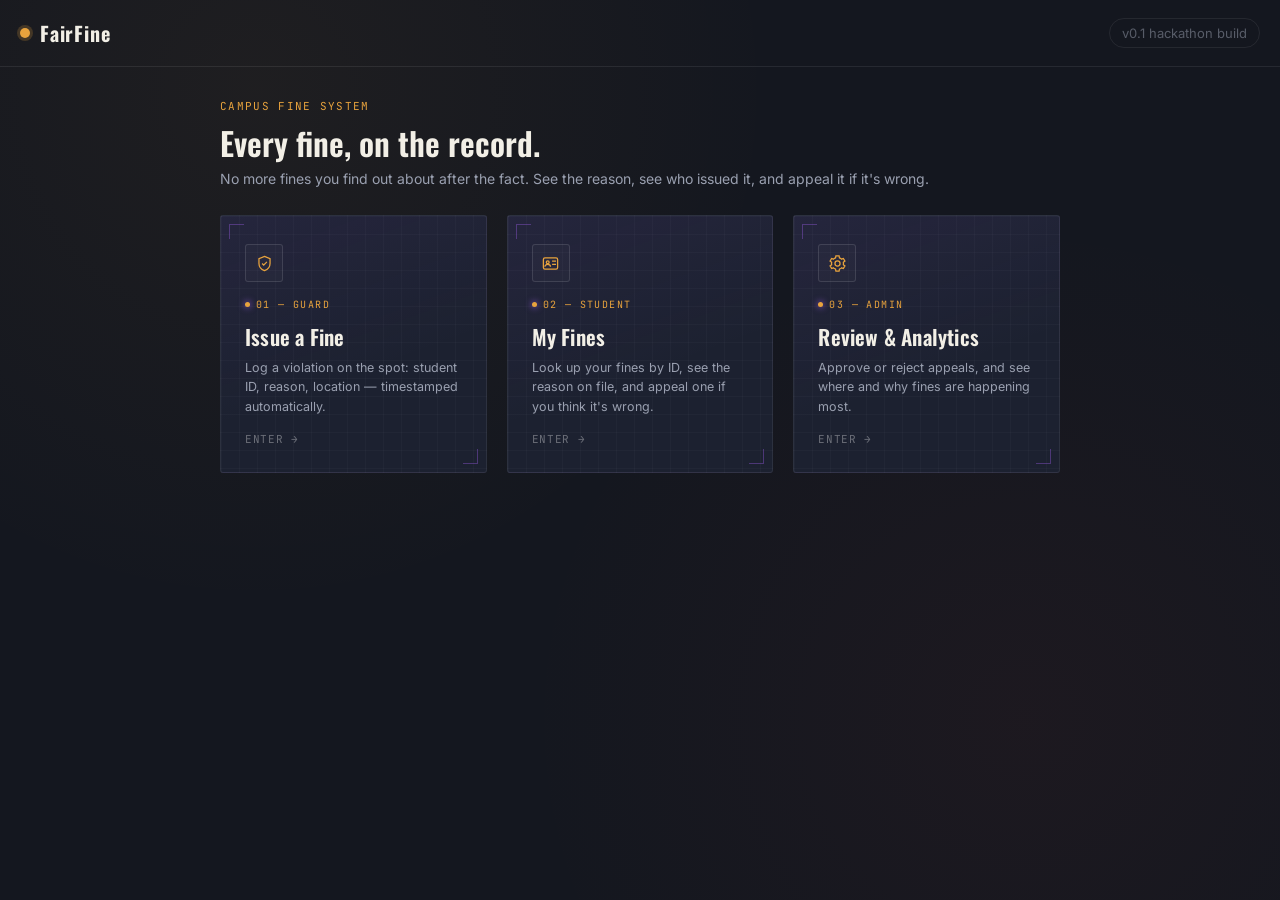
<file: index.html>
<!DOCTYPE html>
<html lang="en">
<head>
<meta charset="UTF-8">
<meta name="viewport" content="width=device-width, initial-scale=1.0">
<title>FairFine — Transparent Campus Fine System</title>
<link rel="stylesheet" href="style.css">
</head>
<body>

<div class="topbar">
  <div class="brand"><span class="dot"></span> FairFine<br>
  </div>
  <span class="back-link" style="opacity:0.5;pointer-events:none;">v0.1 hackathon build</span>
</div>

<div class="wrap">
  <div class="eyebrow">Campus Fine System</div>
  <h1 class="page-title">Every fine, on the record.</h1>
  <p class="subtitle">No more fines you find out about after the fact. See the reason, see who issued it, and appeal it if it's wrong.</p>

  <div class="role-grid">
    <a class="role-card" href="guard.html">
      <div class="icon-wrap">
        <svg viewBox="0 0 24 24"><path d="M12 3l7 3v6c0 4.5-3 7.5-7 9-4-1.5-7-4.5-7-9V6l7-3z"/><path d="M9 12l2 2 4-4"/></svg>
      </div>
      <div class="tag">01 — Guard</div>
      <h2>Issue a Fine</h2>
      <p>Log a violation on the spot: student ID, reason, location — timestamped automatically.</p>
      <div class="go">ENTER &rarr;</div>
    </a>
    <a class="role-card" href="student.html">
      <div class="icon-wrap">
        <svg viewBox="0 0 24 24"><rect x="3" y="5" width="18" height="14" rx="2"/><circle cx="8.5" cy="10.5" r="1.8"/><path d="M5 16c0-1.7 1.5-3 3.5-3s3.5 1.3 3.5 3"/><path d="M14 9h5M14 13h5"/></svg>
      </div>
      <div class="tag">02 — Student</div>
      <h2>My Fines</h2>
      <p>Look up your fines by ID, see the reason on file, and appeal one if you think it's wrong.</p>
      <div class="go">ENTER &rarr;</div>
    </a>
    <a class="role-card" href="admin.html">
      <div class="icon-wrap">
        <svg viewBox="0 0 24 24"><circle cx="12" cy="12" r="3.2"/><path d="M19.4 13.5a7.7 7.7 0 000-3l2-1.5-2-3.4-2.3.9a7.6 7.6 0 00-2.6-1.5L14 2.5h-4l-.5 2.5a7.6 7.6 0 00-2.6 1.5l-2.3-.9-2 3.4 2 1.5a7.7 7.7 0 000 3l-2 1.5 2 3.4 2.3-.9c.75.66 1.63 1.17 2.6 1.5l.5 2.5h4l.5-2.5a7.6 7.6 0 002.6-1.5l2.3.9 2-3.4-2-1.5z"/></svg>
      </div>
      <div class="tag">03 — Admin</div>
      <h2>Review & Analytics</h2>
      <p>Approve or reject appeals, and see where and why fines are happening most.</p>
      <div class="go">ENTER &rarr;</div>
    </a>
  </div>

</div>

<script src="app.js"></script>
<script>seedIfEmpty();</script>
</body>
</html>
</file>
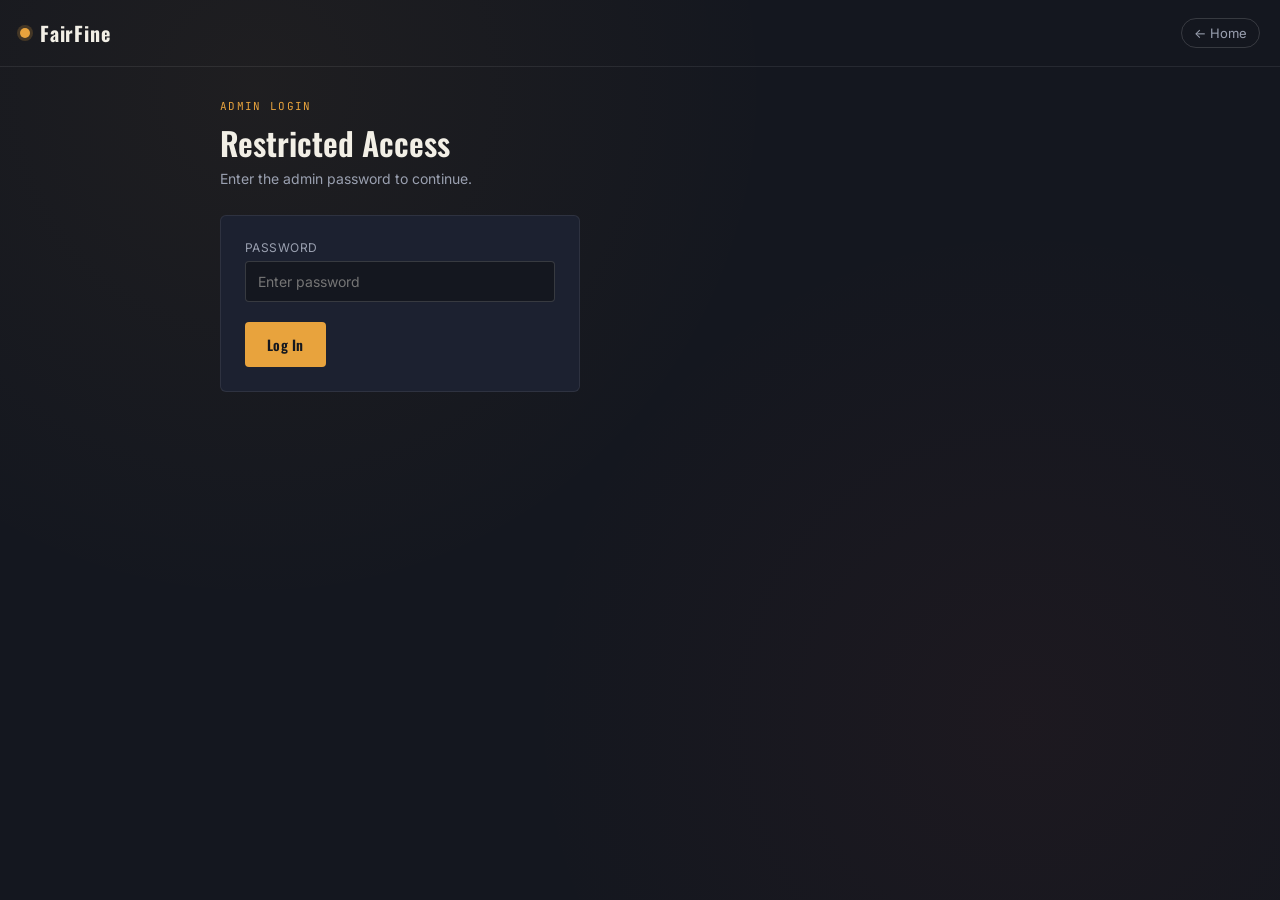
<file: admin.html>
<!DOCTYPE html>
<html lang="en">
<head>
<meta charset="UTF-8">
<meta name="viewport" content="width=device-width, initial-scale=1.0">
<title>Admin — FairFine</title>
<link rel="stylesheet" href="style.css">
</head>
<body>

<div class="topbar">
  <div class="brand"><span class="dot"></span> FairFine</div>
  <div style="display:flex; align-items:center; gap:10px;">
    <button class="btn small ghost hidden" id="logoutBtn">Log Out</button>
    <a class="back-link" href="index.html">&larr; Home</a>
  </div>
</div>

<div class="wrap">

  <!-- LOGIN GATE -->
  <div id="loginGate">
    <div class="eyebrow">Admin Login</div>
    <h1 class="page-title">Restricted Access</h1>
    <p class="subtitle">Enter the admin password to continue.</p>
    <div class="card" style="max-width:360px;">
      <label for="pw">Password</label>
      <input type="password" id="pw" placeholder="Enter password" autocomplete="off">
      <button class="btn" id="loginBtn">Log In</button>
      <div class="status-msg" id="loginMsg"></div>
    </div>
  </div>

  <!-- DASHBOARD (hidden until login) -->
  <div id="dashboard" class="hidden">
    <div class="eyebrow">Admin Dashboard</div>
    <h1 class="page-title">Review & Analytics</h1>
    <p class="subtitle">Decide on appeals and see fine patterns across campus.</p>

    <div class="tabs">
      <button class="tab-btn active" data-tab="appeals">Appeals</button>
      <button class="tab-btn" data-tab="analytics">Analytics</button>
    </div>

    <div id="tab-appeals">
      <div id="appealsList"></div>
    </div>

    <div id="tab-analytics" class="hidden">
      <div class="stat-row" id="statRow"></div>

      <div class="card">
        <div class="eyebrow">Fines by Reason</div>
        <div class="bar-chart" id="chartReason"></div>
      </div>

      <div class="card">
        <div class="eyebrow">Fines by Location</div>
        <div class="bar-chart" id="chartLocation"></div>
      </div>
    </div>
  </div>

</div>

<script src="app.js"></script>
<script>
seedIfEmpty();

const loginGate = document.getElementById('loginGate');
const dashboard = document.getElementById('dashboard');
const logoutBtn = document.getElementById('logoutBtn');

function showDashboard() {
  loginGate.classList.add('hidden');
  dashboard.classList.remove('hidden');
  logoutBtn.classList.remove('hidden');
  renderAppeals();
  renderAnalytics();
}

(function init() {
  if (sessionStorage.getItem(ADMIN_SESSION_KEY) === '1') {
    showDashboard();
  }
})();

document.getElementById('loginBtn').addEventListener('click', tryLogin);
document.getElementById('pw').addEventListener('keydown', e => { if (e.key === 'Enter') tryLogin(); });

function tryLogin() {
  const pw = document.getElementById('pw').value;
  const msg = document.getElementById('loginMsg');
  if (pw === ADMIN_PASSWORD) {
    sessionStorage.setItem(ADMIN_SESSION_KEY, '1');
    document.getElementById('pw').value = '';
    showDashboard();
  } else {
    msg.textContent = "Incorrect password.";
    msg.className = "status-msg show err";
  }
}

logoutBtn.addEventListener('click', () => {
  sessionStorage.removeItem(ADMIN_SESSION_KEY);
  logoutBtn.classList.add('hidden');
  dashboard.classList.add('hidden');
  loginGate.classList.remove('hidden');
});

// tabs
document.querySelectorAll('.tab-btn').forEach(btn => {
  btn.addEventListener('click', () => {
    document.querySelectorAll('.tab-btn').forEach(b => b.classList.remove('active'));
    btn.classList.add('active');
    document.getElementById('tab-appeals').classList.toggle('hidden', btn.dataset.tab !== 'appeals');
    document.getElementById('tab-analytics').classList.toggle('hidden', btn.dataset.tab !== 'analytics');
  });
});

function renderAppeals() {
  const fines = getFines().filter(f => f.status === 'appealed');
  const list = document.getElementById('appealsList');

  if (fines.length === 0) {
    list.innerHTML = `<div class="empty-state">No pending appeals right now.</div>`;
    return;
  }

  // All dynamic values are escaped, and fine IDs are passed via data-*
  // attributes (not string-interpolated into onclick=""), so stored fine
  // data can never be used to inject markup or script into this page. because some people like doing bkc
  list.innerHTML = fines.map(f => `
    <div class="ticket">
      <div>
        <div class="ticket-id">${escapeHtml(f.id)} &middot; ${escapeHtml(f.studentId)}</div>
        <div class="ticket-reason">${escapeHtml(displayReason(f))}</div>
        <div class="ticket-meta">
          ${escapeHtml(f.location)} &middot; ${fmtTime(f.time)}<br>
          <em>"${escapeHtml(f.appeal.text)}"</em>
        </div>
      </div>
      <div class="ticket-right">
        <span class="badge ${badgeClass(f.status)}">${escapeHtml(f.status)}</span>
        <div style="display:flex; gap:6px;">
          <button class="btn small" style="background:var(--green); color:#0c1a10;" data-action="approved" data-fine-id="${escapeHtml(f.id)}">Approve</button>
          <button class="btn small danger" data-action="rejected" data-fine-id="${escapeHtml(f.id)}">Reject</button>
        </div>
      </div>
    </div>
  `).join('');
}

document.getElementById('appealsList').addEventListener('click', (e) => {
  const btn = e.target.closest('button[data-fine-id]');
  if (!btn) return;
  decide(btn.dataset.fineId, btn.dataset.action);
});

function decide(fineId, decision) {
  resolveAppeal(fineId, decision);
  renderAppeals();
  renderAnalytics();
}

function renderAnalytics() {
  const fines = getFines();
  const total = fines.length;
  const pending = fines.filter(f => f.status === 'appealed').length;
  const approved = fines.filter(f => f.status === 'approved').length;
  const rejected = fines.filter(f => f.status === 'rejected').length;

  document.getElementById('statRow').innerHTML = `
    <div class="stat-box"><div class="num">${total}</div><div class="lbl">Total Fines</div></div>
    <div class="stat-box"><div class="num">${pending}</div><div class="lbl">Pending Appeals</div></div>
    <div class="stat-box"><div class="num">${approved}</div><div class="lbl">Approved</div></div>
    <div class="stat-box"><div class="num">${rejected}</div><div class="lbl">Rejected</div></div>
  `;

  drawBarChart('chartReason', groupCount(fines, 'reason'));
  drawBarChart('chartLocation', groupCount(fines, 'location'));
}

function groupCount(fines, key) {
  const counts = {};
  fines.forEach(f => { counts[f[key]] = (counts[f[key]] || 0) + 1; });
  return counts;
}

function drawBarChart(elId, counts) {
  const el = document.getElementById(elId);
  const entries = Object.entries(counts);
  if (entries.length === 0) {
    el.innerHTML = `<div class="empty-state" style="width:100%;">No data yet.</div>`;
    return;
  }
  const max = Math.max(...entries.map(e => e[1]));
  el.innerHTML = entries.map(([label, count]) => `
    <div class="bar-col">
      <div class="bar-count">${count}</div>
      <div class="bar" style="height:${Math.max((count / max) * 100, 4)}%"></div>
      <div class="bar-label">${escapeHtml(label)}</div>
    </div>
  `).join('');
}
</script>
</body>
</html>
</file>
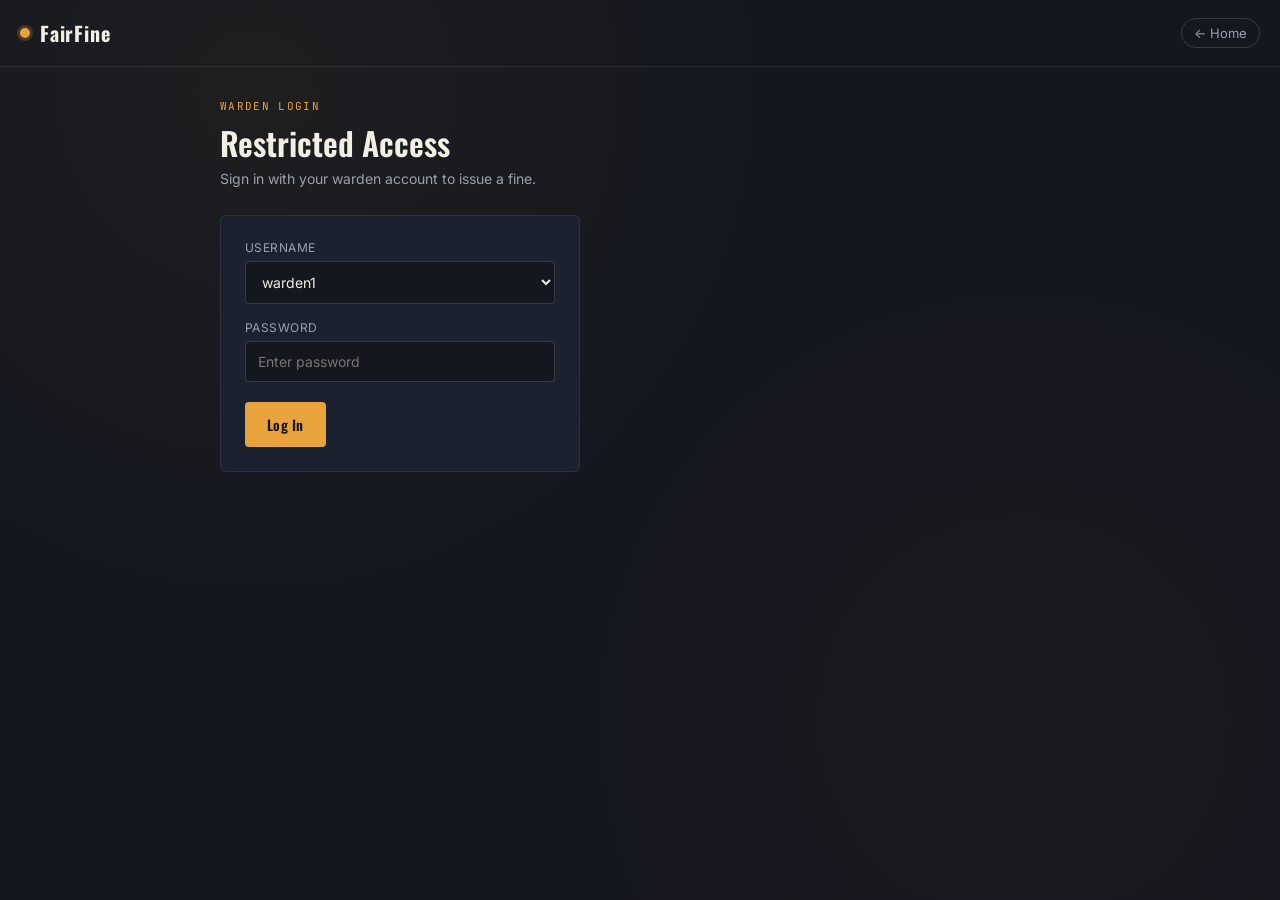
<file: guard.html>
<!DOCTYPE html>
<html lang="en">
<head>
<meta charset="UTF-8">
<meta name="viewport" content="width=device-width, initial-scale=1.0">
<title>Issue Fine — FairFine</title>
<link rel="stylesheet" href="style.css">
</head>
<body>

<div class="topbar">
  <div class="brand"><span class="dot"></span> FairFine</div>
  <div style="display:flex; align-items:center; gap:10px;">
    <span class="back-link hidden" id="guardWhoami"></span>
    <button class="btn small ghost hidden" id="logoutBtn">Log Out</button>
    <a class="back-link" href="index.html">&larr; Home</a>
  </div>
</div>

<div class="wrap">

  <!-- LOGIN GATE -->
  <div id="loginGate">
    <div class="eyebrow">Warden Login</div>
    <h1 class="page-title">Restricted Access</h1>
    <p class="subtitle">Sign in with your warden account to issue a fine.</p>
    <div class="card" style="max-width:360px;">
      <label for="guardUser">Username</label>
      <select id="guardUser">
        <option value="warden1">warden1</option>
        <option value="warden2">warden2</option>
      </select>

      <label for="guardPw">Password</label>
      <input type="password" id="guardPw" placeholder="Enter password">
      <button class="btn" id="guardLoginBtn">Log In</button>
      <div class="status-msg" id="guardLoginMsg"></div>
    </div>
  </div>

  <!-- DASHBOARD (hidden until login) -->
  <div id="dashboard" class="hidden">
    <div class="eyebrow">Guard Dashboard</div>
    <h1 class="page-title">Issue a Fine</h1>
    <p class="subtitle">Fill this in on the spot. It's logged with a timestamp the moment you submit.</p>

    <div class="card">
      <form id="fineForm">
        <label for="studentId">Registration Number</label>
        <input type="text" id="studentId" placeholder="Enter 6 digit registered number" inputmode="numeric" maxlength="6" pattern="[0-9]{6}" required>
        <div class="field-hint" id="studentIdHint">Only a 6 digit registered number is allowed.</div>

        <label>Reason</label>
        <div class="radio-row" id="reasonPills">
          <label class="radio-pill" data-value="No ID card">
            <input type="radio" name="reason" value="No ID card"> No ID card
          </label>
          <label class="radio-pill" data-value="Misconduct">
            <input type="radio" name="reason" value="Misconduct"> Misconduct
          </label>
          <label class="radio-pill" data-value="Other">
            <input type="radio" name="reason" value="Other"> Other
          </label>
        </div>

        <div id="otherReasonBox" class="hidden">
          <label for="otherReasonText">Describe the reason</label>
          <input type="text" id="otherReasonText" placeholder="Why was the student fined?">
        </div>

        <label for="location">Location</label>
        <select id="location" required>
          <option value="">Select location</option>
          <option>Academic Block</option>
          <option>Hostel Gate</option>
          <option>Library</option>
          <option>Main Gate</option>
          <option>Cafeteria</option>
        </select>

        <label for="photo">Photograph (required)</label>
        <input type="file" id="photo" accept="image/*" required>
        <img id="photoPreview" class="photo-preview hidden" alt="Photo preview">

        <button type="submit" class="btn">Issue Fine</button>
        <div class="status-msg" id="statusMsg"></div>
      </form>
    </div>
  </div>

</div>

<script src="app.js"></script>
<script>
seedIfEmpty();

const loginGate = document.getElementById('loginGate');
const dashboard = document.getElementById('dashboard');
const guardWhoami = document.getElementById('guardWhoami');
const logoutBtn = document.getElementById('logoutBtn');

function currentGuard() {
  const raw = sessionStorage.getItem(GUARD_SESSION_KEY);
  return raw ? JSON.parse(raw) : null;
}

function showDashboard(username) {
  loginGate.classList.add('hidden');
  dashboard.classList.remove('hidden');
  guardWhoami.textContent = `Signed in as ${username}`;
  guardWhoami.classList.remove('hidden');
  logoutBtn.classList.remove('hidden');
}

(function init() {
  const session = currentGuard();
  if (session && GUARD_USERS[session.username]) {
    showDashboard(session.username);
  }
})();

document.getElementById('guardLoginBtn').addEventListener('click', tryLogin);
document.getElementById('guardPw').addEventListener('keydown', e => { if (e.key === 'Enter') tryLogin(); });

function tryLogin() {
  const username = document.getElementById('guardUser').value;
  const pw = document.getElementById('guardPw').value;
  const msg = document.getElementById('guardLoginMsg');

  if (GUARD_USERS[username] && GUARD_USERS[username] === pw) {
    sessionStorage.setItem(GUARD_SESSION_KEY, JSON.stringify({ username }));
    document.getElementById('guardPw').value = '';
    showDashboard(username);
  } else {
    msg.textContent = "Incorrect username or password.";
    msg.className = "status-msg show err";
  }
}

logoutBtn.addEventListener('click', () => {
  sessionStorage.removeItem(GUARD_SESSION_KEY);
  guardWhoami.classList.add('hidden');
  logoutBtn.classList.add('hidden');
  dashboard.classList.add('hidden');
  loginGate.classList.remove('hidden');
  document.getElementById('fineForm').reset();
  document.getElementById('photoPreview').classList.add('hidden');
  document.querySelectorAll('.radio-pill').forEach(p => p.classList.remove('active'));
  document.getElementById('otherReasonBox').classList.add('hidden');
});

// reason pill toggle UI
document.querySelectorAll('.radio-pill').forEach(pill => {
  pill.addEventListener('click', () => {
    document.querySelectorAll('.radio-pill').forEach(p => p.classList.remove('active'));
    pill.classList.add('active');
    pill.querySelector('input').checked = true;
    const otherBox = document.getElementById('otherReasonBox');
    otherBox.classList.toggle('hidden', pill.dataset.value !== 'Other');
  });
});

// photo preview
let photoDataUrl = null;
document.getElementById('photo').addEventListener('change', function() {
  const file = this.files[0];
  const preview = document.getElementById('photoPreview');
  if (!file) {
    photoDataUrl = null;
    preview.classList.add('hidden');
    return;
  }
  const reader = new FileReader();
  reader.onload = e => {
    photoDataUrl = e.target.result;
    preview.src = photoDataUrl;
    preview.classList.remove('hidden');
  };
  reader.readAsDataURL(file);
});

document.getElementById('fineForm').addEventListener('submit', function(e) {
  e.preventDefault();
  const studentId = document.getElementById('studentId').value.trim();
  const reason = document.querySelector('input[name="reason"]:checked');
  const otherDetail = document.getElementById('otherReasonText').value.trim();
  const location = document.getElementById('location').value;
  const msg = document.getElementById('statusMsg');
  const session = currentGuard();

  if (!studentId || !reason || !location) {
    msg.textContent = "Fill in registration number, reason, and location before submitting.";
    msg.className = "status-msg show err";
    return;
  }

  if (!isValidRegNumber(studentId)) {
    msg.textContent = "Enter 6 digit registered number.";
    msg.className = "status-msg show err";
    return;
  }

  if (reason.value === 'Other' && !otherDetail) {
    msg.textContent = "Describe the reason for the fine.";
    msg.className = "status-msg show err";
    return;
  }

  if (!photoDataUrl) {
    msg.textContent = "A photograph is mandatory to issue a fine.";
    msg.className = "status-msg show err";
    return;
  }

  const fine = addFine({
    studentId,
    reason: reason.value,
    otherDetail,
    location,
    photo: photoDataUrl,
    issuedBy: session ? session.username : null
  });

  msg.textContent = `Fine ${fine.id} issued for ${fine.studentId} at ${fmtTime(fine.time)}.`;
  msg.className = "status-msg show ok";

  this.reset();
  photoDataUrl = null;
  document.getElementById('photoPreview').classList.add('hidden');
  document.querySelectorAll('.radio-pill').forEach(p => p.classList.remove('active'));
  document.getElementById('otherReasonBox').classList.add('hidden');
});
</script>
</body>
</html>
</file>
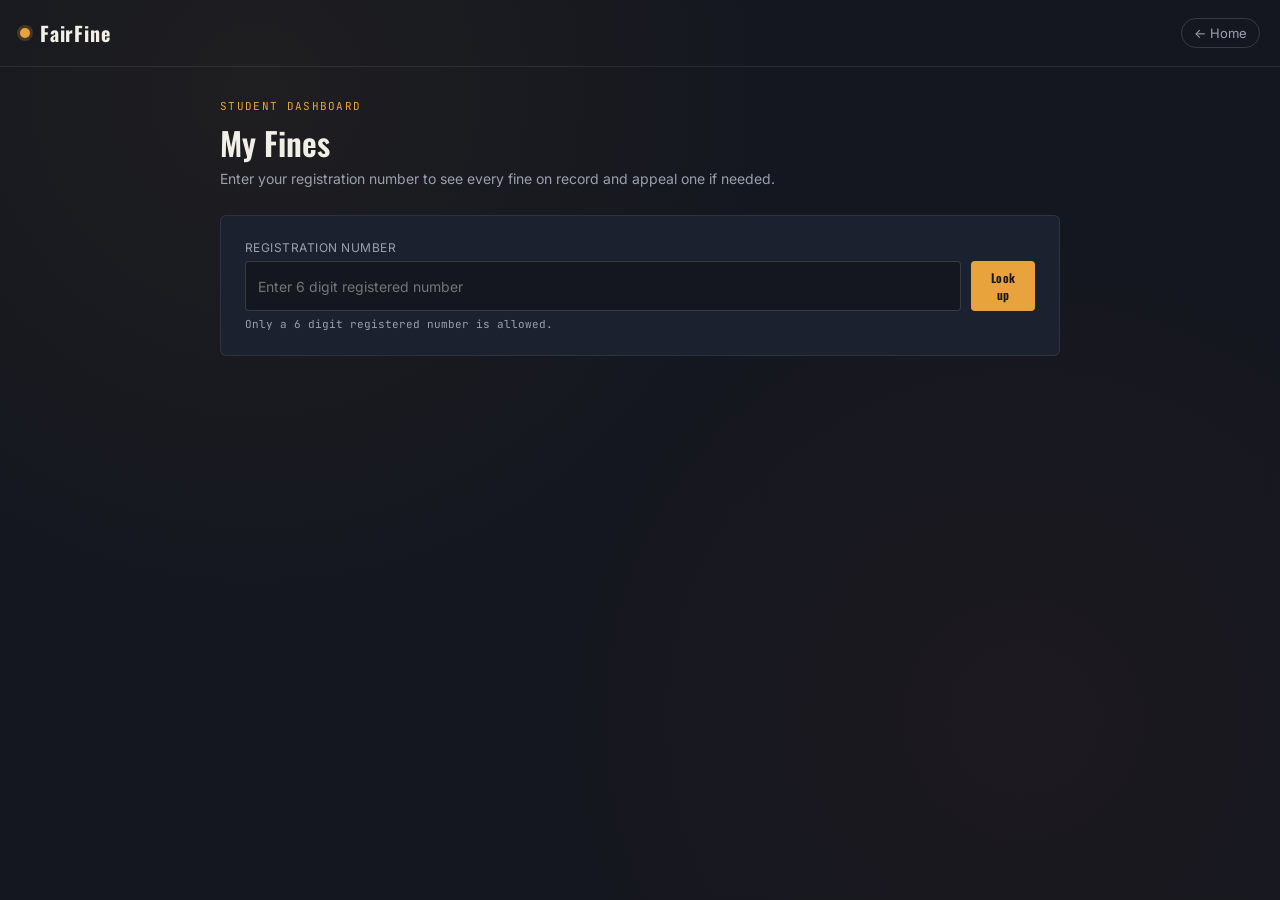
<file: student.html>
<!DOCTYPE html>
<html lang="en">
<head>
<meta charset="UTF-8">
<meta name="viewport" content="width=device-width, initial-scale=1.0">
<title>My Fines — FairFine</title>
<link rel="stylesheet" href="style.css">
</head>
<body>

<div class="topbar">
  <div class="brand"><span class="dot"></span> FairFine</div>
  <div style="display:flex; align-items:center; gap:10px;">
    <button class="btn small ghost hidden" id="logoutBtn">Log Out</button>
    <a class="back-link" href="index.html">&larr; Home</a>
  </div>
</div>

<div class="wrap">
  <div class="eyebrow">Student Dashboard</div>
  <h1 class="page-title">My Fines</h1>
  <p class="subtitle">Enter your registration number to see every fine on record and appeal one if needed.</p>

  <div class="card">
    <label for="lookupId">Registration Number</label>
    <div style="display:flex; gap:10px;">
      <input type="text" id="lookupId" placeholder="Enter 6 digit registered number" inputmode="numeric" maxlength="6" pattern="[0-9]{6}">
      <button class="btn small" id="lookupBtn" style="margin-top:0;">Look up</button>
    </div>
    <div class="field-hint">Only a 6 digit registered number is allowed.</div>
  </div>

  <div id="results"></div>

  <!-- inline appeal form -->
  <div class="card hidden" id="appealBox">
    <div class="eyebrow" id="appealFor"></div>
    <label for="appealText">Why should this fine be reconsidered?</label>
    <textarea id="appealText" rows="3" placeholder="Explain what happened..."></textarea>
    <button class="btn" id="submitAppealBtn">Submit Appeal</button>
    <button class="btn ghost small" id="cancelAppealBtn" style="margin-top:20px;">Cancel</button>
  </div>
</div>

<script src="app.js"></script>
<script>
seedIfEmpty();

let currentFineForAppeal = null;
const logoutBtn = document.getElementById('logoutBtn');

// All dynamic values are escaped with escapeHtml(), and buttons that need
// a fine ID use data-* attributes with delegated listeners rather than
// interpolating stored text into inline onclick="" handlers — so a fine's
// reason/appeal text can never inject markup or script into this page.
function render(studentId) {
  const results = document.getElementById('results');
  const fines = getFinesForStudent(studentId);
  logoutBtn.classList.remove('hidden');

  if (fines.length === 0) {
    results.innerHTML = `<div class="empty-state">No fines found for "${escapeHtml(studentId.toUpperCase())}". Either a clean record, or check the registration number.</div>`;
    return;
  }

  results.innerHTML = fines.map(f => `
    <div class="ticket">
      <div>
        <div class="ticket-id">${escapeHtml(f.id)} &middot; ${escapeHtml(f.studentId)}</div>
        <div class="ticket-reason">${escapeHtml(displayReason(f))}</div>
        <div class="ticket-meta">
          ${escapeHtml(f.location)}<br>
          ${fmtTime(f.time)}
          ${f.appeal ? `<br><em>Appeal: "${escapeHtml(f.appeal.text)}"</em>` : ''}
          ${f.photo ? `<br><img src="${f.photo}" class="photo-thumb" alt="Fine photo">` : ''}
        </div>
      </div>
      <div class="ticket-right">
        <span class="badge ${badgeClass(f.status)}">${escapeHtml(f.status)}</span>
        ${f.status === 'unpaid' ? `<button class="btn small ghost" style="background:var(--ink); color:var(--text-on-ink);" data-appeal-id="${escapeHtml(f.id)}">Appeal</button>` : ''}
      </div>
    </div>
  `).join('');
}

document.getElementById('results').addEventListener('click', (e) => {
  const btn = e.target.closest('button[data-appeal-id]');
  if (!btn) return;
  openAppeal(btn.dataset.appealId);
});

function openAppeal(fineId) {
  const fine = getFines().find(f => f.id === fineId);
  if (!fine) return;
  currentFineForAppeal = fineId;
  document.getElementById('appealFor').textContent = `Appealing ${fineId} — ${displayReason(fine)}`;
  document.getElementById('appealBox').classList.remove('hidden');
  document.getElementById('appealBox').scrollIntoView({ behavior: 'smooth' });
}

document.getElementById('cancelAppealBtn').addEventListener('click', () => {
  document.getElementById('appealBox').classList.add('hidden');
  document.getElementById('appealText').value = '';
});

document.getElementById('submitAppealBtn').addEventListener('click', () => {
  const text = document.getElementById('appealText').value.trim();
  if (!text || !currentFineForAppeal) return;
  submitAppeal(currentFineForAppeal, text);
  document.getElementById('appealBox').classList.add('hidden');
  document.getElementById('appealText').value = '';
  render(document.getElementById('lookupId').value);
});

function doLookup() {
  const id = document.getElementById('lookupId').value.trim();
  const results = document.getElementById('results');
  if (!id) return;
  if (!isValidRegNumber(id)) {
    results.innerHTML = `<div class="empty-state">Enter 6 digit registered number.</div>`;
    return;
  }
  render(id);
}

document.getElementById('lookupBtn').addEventListener('click', doLookup);

document.getElementById('lookupId').addEventListener('keydown', (e) => {
  if (e.key === 'Enter') doLookup();
});

logoutBtn.addEventListener('click', () => {
  document.getElementById('lookupId').value = '';
  document.getElementById('results').innerHTML = '';
  document.getElementById('appealBox').classList.add('hidden');
  document.getElementById('appealText').value = '';
  currentFineForAppeal = null;
  logoutBtn.classList.add('hidden');
});
</script>
</body>
</html>
</file>
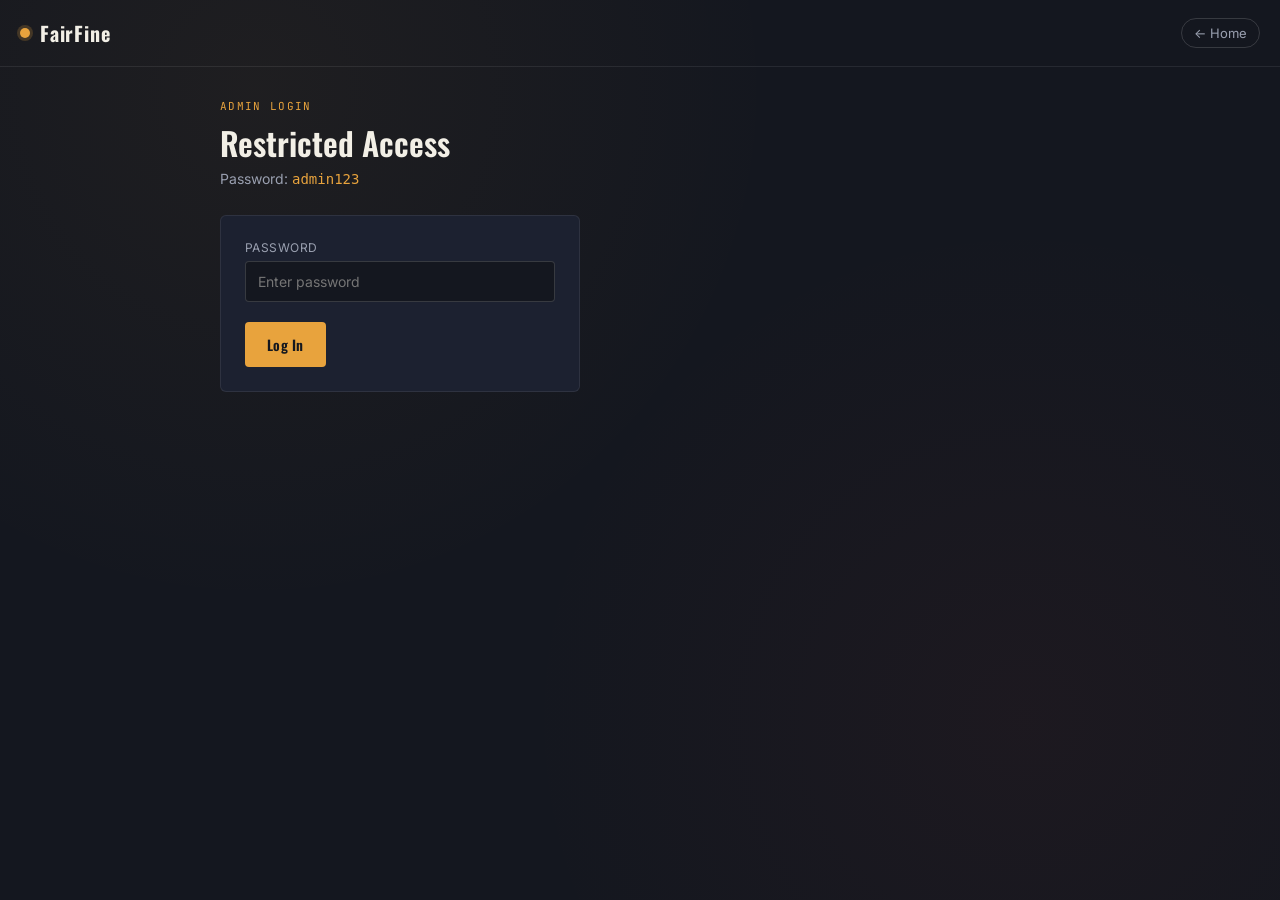
<file: fairfine/admin.html>
<!DOCTYPE html>
<html lang="en">
<head>
<meta charset="UTF-8">
<meta name="viewport" content="width=device-width, initial-scale=1.0">
<title>Admin — FairFine</title>
<link rel="stylesheet" href="style.css">
</head>
<body>

<div class="topbar">
  <div class="brand"><span class="dot"></span> FairFine</div>
  <a class="back-link" href="index.html">&larr; Home</a>
</div>

<div class="wrap">

  <!-- LOGIN GATE -->
  <div id="loginGate">
    <div class="eyebrow">Admin Login</div>
    <h1 class="page-title">Restricted Access</h1>
    <p class="subtitle">Password: <code style="color:var(--amber)">admin123</code></p>
    <div class="card" style="max-width:360px;">
      <label for="pw">Password</label>
      <input type="password" id="pw" placeholder="Enter password">
      <button class="btn" id="loginBtn">Log In</button>
      <div class="status-msg" id="loginMsg"></div>
    </div>
  </div>

  <!-- DASHBOARD (hidden until login) -->
  <div id="dashboard" class="hidden">
    <div class="eyebrow">Admin Dashboard</div>
    <h1 class="page-title">Review & Analytics</h1>
    <p class="subtitle">Decide on appeals and see fine patterns across campus.</p>

    <div class="tabs">
      <button class="tab-btn active" data-tab="appeals">Appeals</button>
      <button class="tab-btn" data-tab="analytics">Analytics</button>
    </div>

    <div id="tab-appeals">
      <div id="appealsList"></div>
    </div>

    <div id="tab-analytics" class="hidden">
      <div class="stat-row" id="statRow"></div>

      <div class="card">
        <div class="eyebrow">Fines by Reason</div>
        <div class="bar-chart" id="chartReason"></div>
      </div>

      <div class="card">
        <div class="eyebrow">Fines by Location</div>
        <div class="bar-chart" id="chartLocation"></div>
      </div>
    </div>
  </div>

</div>

<script src="app.js"></script>
<script>
seedIfEmpty();

document.getElementById('loginBtn').addEventListener('click', tryLogin);
document.getElementById('pw').addEventListener('keydown', e => { if (e.key === 'Enter') tryLogin(); });

function tryLogin() {
  const pw = document.getElementById('pw').value;
  const msg = document.getElementById('loginMsg');
  if (pw === 'admin123') {
    document.getElementById('loginGate').classList.add('hidden');
    document.getElementById('dashboard').classList.remove('hidden');
    renderAppeals();
    renderAnalytics();
  } else {
    msg.textContent = "Incorrect password.";
    msg.className = "status-msg show err";
  }
}

// tabs
document.querySelectorAll('.tab-btn').forEach(btn => {
  btn.addEventListener('click', () => {
    document.querySelectorAll('.tab-btn').forEach(b => b.classList.remove('active'));
    btn.classList.add('active');
    document.getElementById('tab-appeals').classList.toggle('hidden', btn.dataset.tab !== 'appeals');
    document.getElementById('tab-analytics').classList.toggle('hidden', btn.dataset.tab !== 'analytics');
  });
});

function renderAppeals() {
  const fines = getFines().filter(f => f.status === 'appealed');
  const list = document.getElementById('appealsList');

  if (fines.length === 0) {
    list.innerHTML = `<div class="empty-state">No pending appeals right now.</div>`;
    return;
  }

  list.innerHTML = fines.map(f => `
    <div class="ticket">
      <div>
        <div class="ticket-id">${f.id} &middot; ${f.studentId}</div>
        <div class="ticket-reason">${f.reason}</div>
        <div class="ticket-meta">
          ${f.location} &middot; ${fmtTime(f.time)}<br>
          <em>"${f.appeal.text}"</em>
        </div>
      </div>
      <div class="ticket-right">
        <span class="badge ${badgeClass(f.status)}">${f.status}</span>
        <div style="display:flex; gap:6px;">
          <button class="btn small" style="background:var(--green); color:#0c1a10;" onclick="decide('${f.id}','approved')">Approve</button>
          <button class="btn small danger" onclick="decide('${f.id}','rejected')">Reject</button>
        </div>
      </div>
    </div>
  `).join('');
}

function decide(fineId, decision) {
  resolveAppeal(fineId, decision);
  renderAppeals();
  renderAnalytics();
}

function renderAnalytics() {
  const fines = getFines();
  const total = fines.length;
  const pending = fines.filter(f => f.status === 'appealed').length;
  const approved = fines.filter(f => f.status === 'approved').length;
  const rejected = fines.filter(f => f.status === 'rejected').length;

  document.getElementById('statRow').innerHTML = `
    <div class="stat-box"><div class="num">${total}</div><div class="lbl">Total Fines</div></div>
    <div class="stat-box"><div class="num">${pending}</div><div class="lbl">Pending Appeals</div></div>
    <div class="stat-box"><div class="num">${approved}</div><div class="lbl">Approved</div></div>
    <div class="stat-box"><div class="num">${rejected}</div><div class="lbl">Rejected</div></div>
  `;

  drawBarChart('chartReason', groupCount(fines, 'reason'));
  drawBarChart('chartLocation', groupCount(fines, 'location'));
}

function groupCount(fines, key) {
  const counts = {};
  fines.forEach(f => { counts[f[key]] = (counts[f[key]] || 0) + 1; });
  return counts;
}

function drawBarChart(elId, counts) {
  const el = document.getElementById(elId);
  const entries = Object.entries(counts);
  if (entries.length === 0) {
    el.innerHTML = `<div class="empty-state" style="width:100%;">No data yet.</div>`;
    return;
  }
  const max = Math.max(...entries.map(e => e[1]));
  el.innerHTML = entries.map(([label, count]) => `
    <div class="bar-col">
      <div class="bar-count">${count}</div>
      <div class="bar" style="height:${Math.max((count / max) * 100, 4)}%"></div>
      <div class="bar-label">${label}</div>
    </div>
  `).join('');
}
</script>
</body>
</html>
</file>
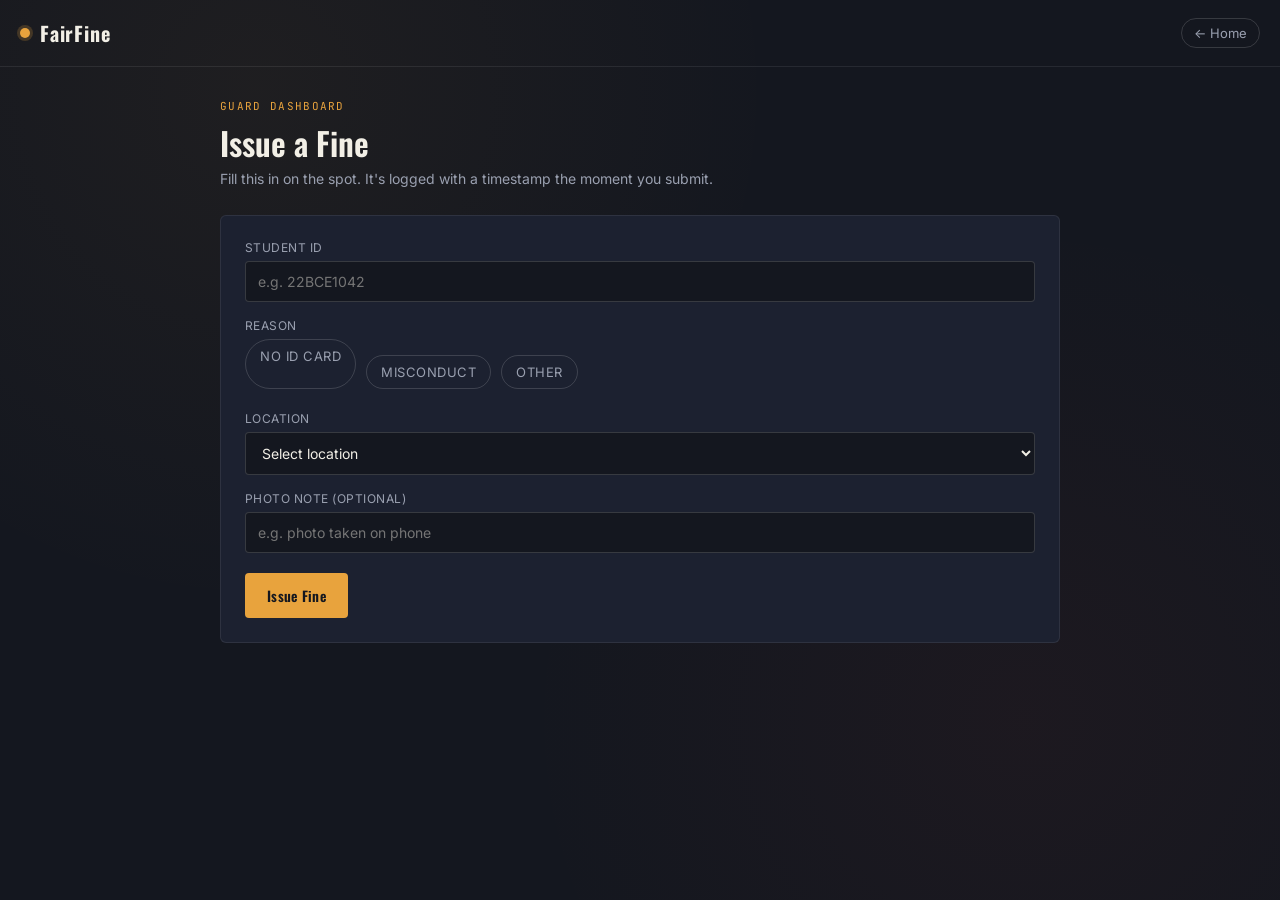
<file: fairfine/guard.html>
<!DOCTYPE html>
<html lang="en">
<head>
<meta charset="UTF-8">
<meta name="viewport" content="width=device-width, initial-scale=1.0">
<title>Issue Fine — FairFine</title>
<link rel="stylesheet" href="style.css">
</head>
<body>

<div class="topbar">
  <div class="brand"><span class="dot"></span> FairFine</div>
  <a class="back-link" href="index.html">&larr; Home</a>
</div>

<div class="wrap">
  <div class="eyebrow">Guard Dashboard</div>
  <h1 class="page-title">Issue a Fine</h1>
  <p class="subtitle">Fill this in on the spot. It's logged with a timestamp the moment you submit.</p>

  <div class="card">
    <form id="fineForm">
      <label for="studentId">Student ID</label>
      <input type="text" id="studentId" placeholder="e.g. 22BCE1042" required>

      <label>Reason</label>
      <div class="radio-row" id="reasonPills">
        <label class="radio-pill" data-value="No ID card">
          <input type="radio" name="reason" value="No ID card"> No ID card
        </label>
        <label class="radio-pill" data-value="Misconduct">
          <input type="radio" name="reason" value="Misconduct"> Misconduct
        </label>
        <label class="radio-pill" data-value="Other">
          <input type="radio" name="reason" value="Other"> Other
        </label>
      </div>

      <label for="location">Location</label>
      <select id="location" required>
        <option value="">Select location</option>
        <option>Academic Block</option>
        <option>Hostel Gate</option>
        <option>Library</option>
        <option>Main Gate</option>
        <option>Cafeteria</option>
      </select>

      <label for="photo">Photo note (optional)</label>
      <input type="text" id="photo" placeholder="e.g. photo taken on phone">

      <button type="submit" class="btn">Issue Fine</button>
      <div class="status-msg" id="statusMsg"></div>
    </form>
  </div>
</div>

<script src="app.js"></script>
<script>
seedIfEmpty();

// reason pill toggle UI
document.querySelectorAll('.radio-pill').forEach(pill => {
  pill.addEventListener('click', () => {
    document.querySelectorAll('.radio-pill').forEach(p => p.classList.remove('active'));
    pill.classList.add('active');
    pill.querySelector('input').checked = true;
  });
});

document.getElementById('fineForm').addEventListener('submit', function(e) {
  e.preventDefault();
  const studentId = document.getElementById('studentId').value.trim();
  const reason = document.querySelector('input[name="reason"]:checked');
  const location = document.getElementById('location').value;
  const photo = document.getElementById('photo').value.trim();
  const msg = document.getElementById('statusMsg');

  if (!studentId || !reason || !location) {
    msg.textContent = "Fill in student ID, reason, and location before submitting.";
    msg.className = "status-msg show err";
    return;
  }

  const fine = addFine({ studentId, reason: reason.value, location, photo });

  msg.textContent = `Fine ${fine.id} issued for ${fine.studentId} at ${fmtTime(fine.time)}.`;
  msg.className = "status-msg show ok";

  this.reset();
  document.querySelectorAll('.radio-pill').forEach(p => p.classList.remove('active'));
});
</script>
</body>
</html>
</file>
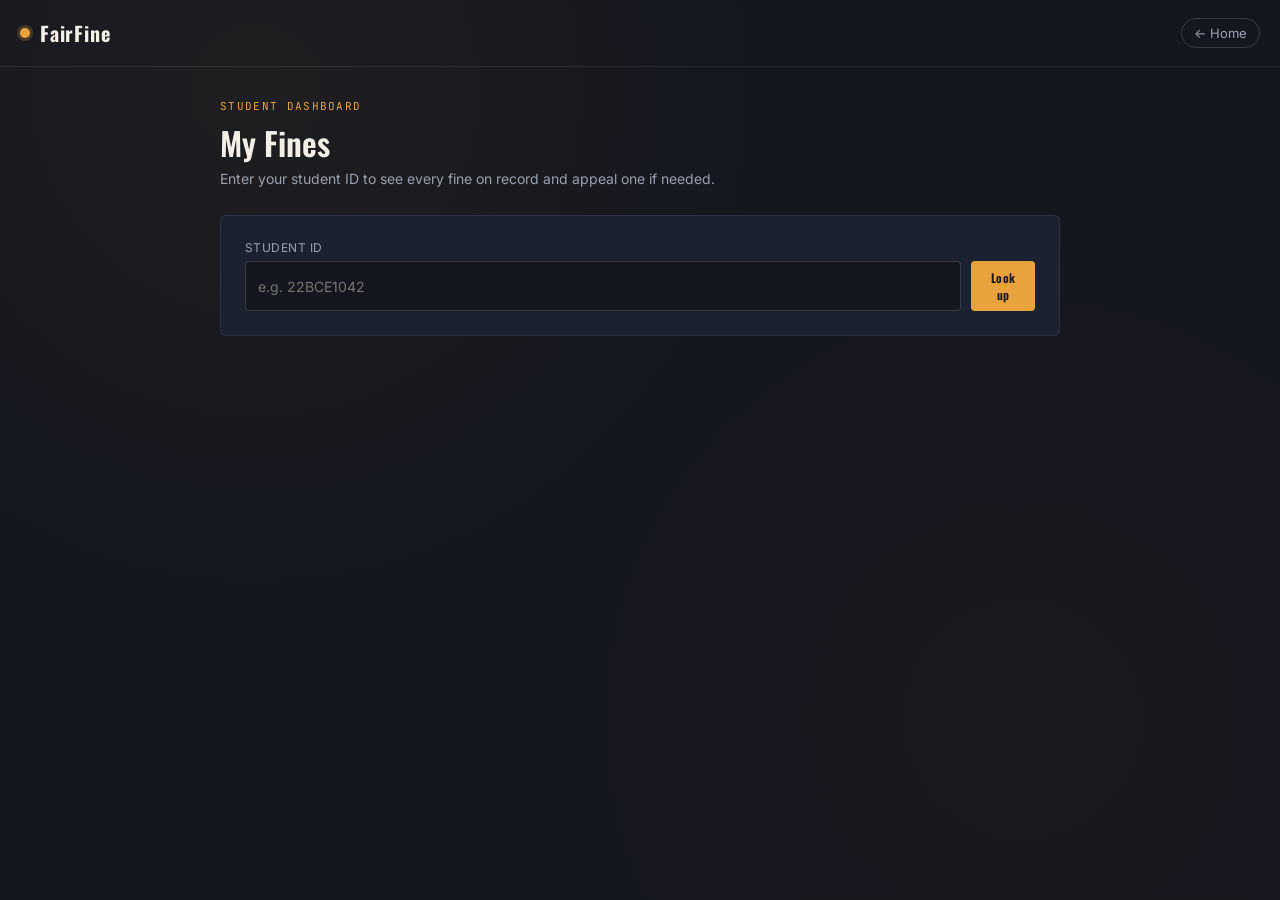
<file: fairfine/student.html>
<!DOCTYPE html>
<html lang="en">
<head>
<meta charset="UTF-8">
<meta name="viewport" content="width=device-width, initial-scale=1.0">
<title>My Fines — FairFine</title>
<link rel="stylesheet" href="style.css">
</head>
<body>

<div class="topbar">
  <div class="brand"><span class="dot"></span> FairFine</div>
  <a class="back-link" href="index.html">&larr; Home</a>
</div>

<div class="wrap">
  <div class="eyebrow">Student Dashboard</div>
  <h1 class="page-title">My Fines</h1>
  <p class="subtitle">Enter your student ID to see every fine on record and appeal one if needed.</p>

  <div class="card">
    <label for="lookupId">Student ID</label>
    <div style="display:flex; gap:10px;">
      <input type="text" id="lookupId" placeholder="e.g. 22BCE1042">
      <button class="btn small" id="lookupBtn" style="margin-top:0;">Look up</button>
    </div>
  </div>

  <div id="results"></div>

  <!-- inline appeal form -->
  <div class="card hidden" id="appealBox">
    <div class="eyebrow" id="appealFor"></div>
    <label for="appealText">Why should this fine be reconsidered?</label>
    <textarea id="appealText" rows="3" placeholder="Explain what happened..."></textarea>
    <button class="btn" id="submitAppealBtn">Submit Appeal</button>
    <button class="btn ghost small" id="cancelAppealBtn" style="margin-top:20px;">Cancel</button>
  </div>
</div>

<script src="app.js"></script>
<script>
seedIfEmpty();

let currentFineForAppeal = null;

function render(studentId) {
  const results = document.getElementById('results');
  const fines = getFinesForStudent(studentId);

  if (fines.length === 0) {
    results.innerHTML = `<div class="empty-state">No fines found for "${studentId.toUpperCase()}". Either a clean record, or check the ID.</div>`;
    return;
  }

  results.innerHTML = fines.map(f => `
    <div class="ticket">
      <div>
        <div class="ticket-id">${f.id} &middot; ${f.studentId}</div>
        <div class="ticket-reason">${f.reason}</div>
        <div class="ticket-meta">
          ${f.location}<br>
          ${fmtTime(f.time)}
          ${f.appeal ? `<br><em>Appeal: "${f.appeal.text}"</em>` : ''}
        </div>
      </div>
      <div class="ticket-right">
        <span class="badge ${badgeClass(f.status)}">${f.status}</span>
        ${f.status === 'unpaid' ? `<button class="btn small ghost" style="background:var(--ink); color:var(--text-on-ink);" onclick="openAppeal('${f.id}', '${f.reason.replace(/'/g,"")}')">Appeal</button>` : ''}
      </div>
    </div>
  `).join('');
}

function openAppeal(fineId, reason) {
  currentFineForAppeal = fineId;
  document.getElementById('appealFor').textContent = `Appealing ${fineId} — ${reason}`;
  document.getElementById('appealBox').classList.remove('hidden');
  document.getElementById('appealBox').scrollIntoView({ behavior: 'smooth' });
}

document.getElementById('cancelAppealBtn').addEventListener('click', () => {
  document.getElementById('appealBox').classList.add('hidden');
  document.getElementById('appealText').value = '';
});

document.getElementById('submitAppealBtn').addEventListener('click', () => {
  const text = document.getElementById('appealText').value.trim();
  if (!text || !currentFineForAppeal) return;
  submitAppeal(currentFineForAppeal, text);
  document.getElementById('appealBox').classList.add('hidden');
  document.getElementById('appealText').value = '';
  render(document.getElementById('lookupId').value);
});

document.getElementById('lookupBtn').addEventListener('click', () => {
  const id = document.getElementById('lookupId').value.trim();
  if (id) render(id);
});

document.getElementById('lookupId').addEventListener('keydown', (e) => {
  if (e.key === 'Enter') document.getElementById('lookupBtn').click();
});
</script>
</body>
</html>
</file>
<file: style.css>
/* ---------------------------------------------------
   FairFine — used amber and black bcz deeman said too heheh
--------------------------------------------------- */

@import url('https://fonts.googleapis.com/css2?family=Oswald:wght@500;600;700&family=Inter:wght@400;500;600&family=JetBrains+Mono:wght@400;500&display=swap');

:root {
  --ink: #14171f;
  --ink-soft: #1c2130;
  --paper: #ece7db;
  --paper-line: #cfc8b4;
  --amber: #e8a33d;
  --amber-dark: #c9871f;
  --brick: #c0392b;
  --green: #4c8a5e;
  --text-on-ink: #f2efe6;
  --text-muted: #9aa0b0;

  --font-display: 'Oswald', sans-serif;
  --font-body: 'Inter', sans-serif;
  --font-mono: 'JetBrains Mono', monospace;
}

* { box-sizing: border-box; }

html, body {
  margin: 0;
  padding: 0;
  background: var(--ink);
  color: var(--text-on-ink);
  font-family: var(--font-body);
  min-height: 100vh;
}

body {
  background-image:
    radial-gradient(circle at 20% 10%, rgba(232,163,61,0.05), transparent 40%),
    radial-gradient(circle at 80% 80%, rgba(192,57,43,0.05), transparent 40%);
}

a { color: inherit; text-decoration: none; }

.wrap {
  max-width: 880px;
  margin: 0 auto;
  padding: 32px 20px 80px;
}

/* Top bar */
.topbar {
  display: flex;
  align-items: center;
  justify-content: space-between;
  padding: 18px 20px;
  border-bottom: 1px solid rgba(255,255,255,0.08);
}

.brand {
  font-family: var(--font-display);
  font-weight: 700;
  letter-spacing: 0.04em;
  font-size: 20px;
  display: flex;
  align-items: center;
  gap: 10px;
}

.brand .dot {
  width: 10px;
  height: 10px;
  border-radius: 50%;
  background: var(--amber);
  box-shadow: 0 0 0 3px rgba(232,163,61,0.2);
}

.brand small {
  display: block;
  font-family: var(--font-body);
  font-weight: 400;
  font-size: 11px;
  letter-spacing: 0.08em;
  text-transform: uppercase;
  color: var(--text-muted);
}

.back-link {
  font-size: 13px;
  color: var(--text-muted);
  border: 1px solid rgba(255,255,255,0.15);
  padding: 6px 12px;
  border-radius: 100px;
}
.back-link:hover { border-color: var(--amber); color: var(--amber); }

/* Section heading */
.eyebrow {
  font-family: var(--font-mono);
  font-size: 11px;
  letter-spacing: 0.12em;
  text-transform: uppercase;
  color: var(--amber);
  margin-bottom: 6px;
}

h1.page-title {
  font-family: var(--font-display);
  font-size: 32px;
  font-weight: 600;
  margin: 0 0 4px;
}

.subtitle {
  color: var(--text-muted);
  margin: 0 0 28px;
  font-size: 14px;
}

/* Role select cards on home */
.role-grid {
  display: grid;
  grid-template-columns: repeat(auto-fit, minmax(220px, 1fr));
  gap: 20px;
  margin-top: 28px;
}

.role-card {
  --glow: rgba(155, 93, 229, 0.0);
  background:
    linear-gradient(160deg, rgba(155,93,229,0.06), transparent 60%),
    var(--ink-soft);
  background-image:
    linear-gradient(rgba(255,255,255,0.025) 1px, transparent 1px),
    linear-gradient(90deg, rgba(255,255,255,0.025) 1px, transparent 1px),
    linear-gradient(160deg, rgba(155,93,229,0.07), transparent 60%);
  background-size: 18px 18px, 18px 18px, 100% 100%;
  border: 1px solid rgba(255,255,255,0.07);
  border-radius: 3px;
  padding: 28px 24px 26px;
  position: relative;
  transition: transform 0.18s ease, border-color 0.18s ease, box-shadow 0.25s ease;
  overflow: hidden;
  box-shadow: 0 0 0 var(--glow);
}
.role-card:hover {
  transform: translateY(-4px);
  border-color: var(--amber);
  --glow: rgba(155, 93, 229, 0.22);
  box-shadow: 0 0 28px -4px var(--glow), inset 0 0 24px -12px rgba(155,93,229,0.25);
}

/* HUD corner brackets — signature element */
.role-card::before,
.role-card::after {
  content: "";
  position: absolute;
  width: 14px;
  height: 14px;
  border: 1.5px solid rgba(155,93,229,0.55);
  opacity: 0.7;
  transition: opacity 0.18s ease, border-color 0.18s ease;
}
.role-card::before {
  top: 8px; left: 8px;
  border-right: none;
  border-bottom: none;
}
.role-card::after {
  bottom: 8px; right: 8px;
  border-left: none;
  border-top: none;
}
.role-card:hover::before,
.role-card:hover::after {
  opacity: 1;
  border-color: var(--amber);
}

.role-card .icon-wrap {
  width: 38px;
  height: 38px;
  border: 1px solid rgba(255,255,255,0.12);
  border-radius: 3px;
  display: flex;
  align-items: center;
  justify-content: center;
  margin-bottom: 16px;
  background: rgba(255,255,255,0.02);
}
.role-card .icon-wrap svg {
  width: 19px;
  height: 19px;
  stroke: var(--amber);
  fill: none;
  stroke-width: 1.6;
}

.role-card .tag {
  font-family: var(--font-mono);
  font-size: 10px;
  color: var(--amber);
  letter-spacing: 0.14em;
  text-transform: uppercase;
  display: flex;
  align-items: center;
  gap: 6px;
}
.role-card .tag::before {
  content: "";
  width: 5px; height: 5px;
  background: var(--amber);
  border-radius: 50%;
  display: inline-block;
  box-shadow: 0 0 6px 1px rgba(155,93,229,0.6);
}
.role-card h2 {
  font-family: var(--font-display);
  font-size: 21px;
  margin: 10px 0 6px;
  font-weight: 600;
  letter-spacing: 0.01em;
}
.role-card p {
  font-size: 12.5px;
  color: var(--text-muted);
  margin: 0;
  line-height: 1.55;
}
.role-card .go {
  margin-top: 16px;
  font-family: var(--font-mono);
  font-size: 11px;
  color: rgba(255,255,255,0.35);
  letter-spacing: 0.06em;
  display: flex;
  align-items: center;
  gap: 5px;
  transition: color 0.18s ease, gap 0.18s ease;
}
.role-card:hover .go {
  color: var(--amber);
  gap: 9px;
}

/* Forms */
.card {
  background: var(--ink-soft);
  border: 1px solid rgba(255,255,255,0.08);
  border-radius: 6px;
  padding: 24px;
  margin-bottom: 20px;
}

label {
  display: block;
  font-size: 12px;
  letter-spacing: 0.04em;
  text-transform: uppercase;
  color: var(--text-muted);
  margin: 16px 0 6px;
}
label:first-of-type { margin-top: 0; }

input[type=text], input[type=password], select, textarea {
  width: 100%;
  background: var(--ink);
  border: 1px solid rgba(255,255,255,0.15);
  border-radius: 4px;
  padding: 11px 12px;
  color: var(--text-on-ink);
  font-family: var(--font-body);
  font-size: 14px;
}
input:focus, select:focus, textarea:focus {
  outline: 2px solid var(--amber);
  outline-offset: 1px;
  border-color: var(--amber);
}

.radio-row {
  display: flex;
  gap: 10px;
  flex-wrap: wrap;
  align-items: stretch;
}
.radio-pill {
  border: 1px solid rgba(255,255,255,0.15);
  border-radius: 8px;
  padding: 8px 14px;
  font-size: 13px;
  line-height: 1.2;
  cursor: pointer;
  color: var(--text-muted);
  display: flex;
  align-items: center;
  white-space: nowrap;
}
.radio-pill input { display: none; }
.radio-pill.active {
  border-color: var(--brick);
  color: var(--text-on-ink);
  background: rgba(192,57,43,0.15);
}

.field-hint {
  font-size: 11px;
  color: var(--text-muted);
  margin-top: 6px;
  font-family: var(--font-mono);
}

.photo-preview {
  display: block;
  max-width: 160px;
  max-height: 160px;
  border-radius: 6px;
  margin-top: 10px;
  border: 1px solid rgba(255,255,255,0.15);
  object-fit: cover;
}

.photo-thumb {
  display: block;
  width: 64px;
  height: 64px;
  object-fit: cover;
  border-radius: 4px;
  margin-top: 8px;
  border: 1px solid var(--paper-line);
}

input[type=file] {
  width: 100%;
  background: var(--ink);
  border: 1px solid rgba(255,255,255,0.15);
  border-radius: 4px;
  padding: 10px 12px;
  color: var(--text-on-ink);
  font-family: var(--font-body);
  font-size: 13px;
}

.btn {
  display: inline-flex;
  align-items: center;
  gap: 8px;
  background: var(--amber);
  color: var(--ink);
  border: none;
  padding: 12px 22px;
  border-radius: 4px;
  font-family: var(--font-display);
  font-weight: 600;
  font-size: 14px;
  letter-spacing: 0.02em;
  cursor: pointer;
  margin-top: 20px;
}
.btn:hover { background: var(--amber-dark); }
.btn.ghost {
  background: transparent;
  border: 1px solid rgba(255,255,255,0.2);
  color: var(--text-on-ink);
}
.btn.ghost:hover { border-color: var(--amber); color: var(--amber); }
.btn.danger { background: var(--brick); color: var(--text-on-ink); }
.btn.danger:hover { background: #a53225; }
.btn.small { padding: 8px 14px; font-size: 12px; margin-top: 0; }

.status-msg {
  font-family: var(--font-mono);
  font-size: 13px;
  padding: 10px 14px;
  border-radius: 4px;
  margin-top: 14px;
  display: none;
}
.status-msg.show { display: block; }
.status-msg.ok { background: rgba(76,138,94,0.15); color: #7fc796; border: 1px solid rgba(76,138,94,0.3); }
.status-msg.err { background: rgba(192,57,43,0.15); color: #e88378; border: 1px solid rgba(192,57,43,0.3); }

/* Ticket stub card — the signature element */
.ticket {
  background: var(--paper);
  color: var(--ink);
  border-radius: 3px;
  padding: 18px 20px;
  margin-bottom: 16px;
  position: relative;
  display: grid;
  grid-template-columns: 1fr auto;
  gap: 12px;
  background-image: repeating-linear-gradient(
    to bottom,
    transparent, transparent 27px, rgba(20,23,31,0.035) 27px, rgba(20,23,31,0.035) 28px
  );
}
.ticket::before, .ticket::after {
  content: "";
  position: absolute;
  width: 16px; height: 16px;
  border-radius: 50%;
  background: var(--ink);
  top: 50%;
  transform: translateY(-50%);
}
.ticket::before { left: -8px; }
.ticket::after { right: -8px; }

.ticket .ticket-id {
  font-family: var(--font-mono);
  font-size: 11px;
  color: #6b6555;
  letter-spacing: 0.05em;
}
.ticket .ticket-reason {
  font-family: var(--font-display);
  font-size: 18px;
  font-weight: 600;
  margin: 4px 0 2px;
  color: var(--brick);
}
.ticket .ticket-meta {
  font-size: 12px;
  color: #4a4636;
  line-height: 1.6;
}
.ticket .ticket-right {
  text-align: right;
  display: flex;
  flex-direction: column;
  align-items: flex-end;
  justify-content: space-between;
}

.badge {
  font-family: var(--font-mono);
  font-size: 10px;
  letter-spacing: 0.06em;
  text-transform: uppercase;
  padding: 4px 9px;
  border-radius: 100px;
  display: inline-block;
}
.badge.unpaid { background: rgba(192,57,43,0.15); color: var(--brick); border: 1px solid rgba(192,57,43,0.3); }
.badge.appealed { background: rgba(232,163,61,0.18); color: var(--amber-dark); border: 1px solid rgba(232,163,61,0.35); }
.badge.approved { background: rgba(76,138,94,0.15); color: var(--green); border: 1px solid rgba(76,138,94,0.3); }
.badge.rejected { background: rgba(192,57,43,0.15); color: var(--brick); border: 1px solid rgba(192,57,43,0.3); }

.empty-state {
  text-align: center;
  padding: 50px 20px;
  color: var(--text-muted);
  font-family: var(--font-mono);
  font-size: 13px;
  border: 1px dashed rgba(255,255,255,0.15);
  border-radius: 6px;
}

/* Analytics bars */
.bar-chart {
  display: flex;
  align-items: flex-end;
  gap: 14px;
  height: 160px;
  padding: 10px 6px 0;
  border-bottom: 1px solid rgba(255,255,255,0.12);
}
.bar-chart .bar-col {
  flex: 1;
  display: flex;
  flex-direction: column;
  align-items: center;
  justify-content: flex-end;
  height: 100%;
}
.bar-chart .bar {
  width: 100%;
  max-width: 44px;
  background: var(--amber);
  border-radius: 3px 3px 0 0;
  min-height: 3px;
  transition: height 0.4s ease;
}
.bar-chart .bar-label {
  font-size: 10px;
  color: var(--text-muted);
  margin-top: 8px;
  text-align: center;
  font-family: var(--font-mono);
}
.bar-chart .bar-count {
  font-family: var(--font-mono);
  font-size: 11px;
  color: var(--text-on-ink);
  margin-bottom: 4px;
}

.stat-row {
  display: grid;
  grid-template-columns: repeat(auto-fit, minmax(140px,1fr));
  gap: 14px;
  margin-bottom: 24px;
}
.stat-box {
  background: var(--ink-soft);
  border: 1px solid rgba(255,255,255,0.08);
  border-radius: 6px;
  padding: 16px 18px;
}
.stat-box .num {
  font-family: var(--font-display);
  font-size: 28px;
  color: var(--amber);
}
.stat-box .lbl {
  font-size: 11px;
  color: var(--text-muted);
  text-transform: uppercase;
  letter-spacing: 0.06em;
  margin-top: 4px;
}

.tabs {
  display: flex;
  gap: 6px;
  margin-bottom: 20px;
}
.tab-btn {
  background: transparent;
  border: 1px solid rgba(255,255,255,0.12);
  color: var(--text-muted);
  padding: 8px 16px;
  border-radius: 100px;
  font-family: var(--font-mono);
  font-size: 12px;
  cursor: pointer;
}
.tab-btn.active {
  border-color: var(--amber);
  color: var(--amber);
  background: rgba(232,163,61,0.08);
}

.hidden { display: none !important; }

footer.hint {
  text-align: center;
  color: var(--text-muted);
  font-size: 11px;
  font-family: var(--font-mono);
  margin-top: 40px;
}
</file>
<file: fairfine/style.css>
@import url('https://fonts.googleapis.com/css2?family=Oswald:wght@500;600;700&family=Inter:wght@400;500;600&family=JetBrains+Mono:wght@400;500&display=swap');

:root {
  --ink: #14171f;
  --ink-soft: #1c2130;
  --paper: #ece7db;
  --paper-line: #cfc8b4;
  --amber: #e8a33d;
  --amber-dark: #c9871f;
  --brick: #c0392b;
  --green: #4c8a5e;
  --text-on-ink: #f2efe6;
  --text-muted: #9aa0b0;

  --font-display: 'Oswald', sans-serif;
  --font-body: 'Inter', sans-serif;
  --font-mono: 'JetBrains Mono', monospace;
}

* { box-sizing: border-box; }

html, body {
  margin: 0;
  padding: 0;
  background: var(--ink);
  color: var(--text-on-ink);
  font-family: var(--font-body);
  min-height: 100vh;
}

body {
  background-image:
    radial-gradient(circle at 20% 10%, rgba(232,163,61,0.05), transparent 40%),
    radial-gradient(circle at 80% 80%, rgba(192,57,43,0.05), transparent 40%);
}

a { color: inherit; text-decoration: none; }

.wrap {
  max-width: 880px;
  margin: 0 auto;
  padding: 32px 20px 80px;
}

/* Top bar */
.topbar {
  display: flex;
  align-items: center;
  justify-content: space-between;
  padding: 18px 20px;
  border-bottom: 1px solid rgba(255,255,255,0.08);
}

.brand {
  font-family: var(--font-display);
  font-weight: 700;
  letter-spacing: 0.04em;
  font-size: 20px;
  display: flex;
  align-items: center;
  gap: 10px;
}

.brand .dot {
  width: 10px;
  height: 10px;
  border-radius: 50%;
  background: var(--amber);
  box-shadow: 0 0 0 3px rgba(232,163,61,0.2);
}

.brand small {
  display: block;
  font-family: var(--font-body);
  font-weight: 400;
  font-size: 11px;
  letter-spacing: 0.08em;
  text-transform: uppercase;
  color: var(--text-muted);
}

.back-link {
  font-size: 13px;
  color: var(--text-muted);
  border: 1px solid rgba(255,255,255,0.15);
  padding: 6px 12px;
  border-radius: 100px;
}
.back-link:hover { border-color: var(--amber); color: var(--amber); }

/* Section heading */
.eyebrow {
  font-family: var(--font-mono);
  font-size: 11px;
  letter-spacing: 0.12em;
  text-transform: uppercase;
  color: var(--amber);
  margin-bottom: 6px;
}

h1.page-title {
  font-family: var(--font-display);
  font-size: 32px;
  font-weight: 600;
  margin: 0 0 4px;
}

.subtitle {
  color: var(--text-muted);
  margin: 0 0 28px;
  font-size: 14px;
}

/* Role select cards on home */
.role-grid {
  display: grid;
  grid-template-columns: repeat(auto-fit, minmax(220px, 1fr));
  gap: 20px;
  margin-top: 28px;
}

.role-card {
  --glow: rgba(155, 93, 229, 0.0);
  background:
    linear-gradient(160deg, rgba(155,93,229,0.06), transparent 60%),
    var(--ink-soft);
  background-image:
    linear-gradient(rgba(255,255,255,0.025) 1px, transparent 1px),
    linear-gradient(90deg, rgba(255,255,255,0.025) 1px, transparent 1px),
    linear-gradient(160deg, rgba(155,93,229,0.07), transparent 60%);
  background-size: 18px 18px, 18px 18px, 100% 100%;
  border: 1px solid rgba(255,255,255,0.07);
  border-radius: 3px;
  padding: 28px 24px 26px;
  position: relative;
  transition: transform 0.18s ease, border-color 0.18s ease, box-shadow 0.25s ease;
  overflow: hidden;
  box-shadow: 0 0 0 var(--glow);
}
.role-card:hover {
  transform: translateY(-4px);
  border-color: var(--amber);
  --glow: rgba(155, 93, 229, 0.22);
  box-shadow: 0 0 28px -4px var(--glow), inset 0 0 24px -12px rgba(155,93,229,0.25);
}

/* HUD corner brackets — signature element */
.role-card::before,
.role-card::after {
  content: "";
  position: absolute;
  width: 14px;
  height: 14px;
  border: 1.5px solid rgba(155,93,229,0.55);
  opacity: 0.7;
  transition: opacity 0.18s ease, border-color 0.18s ease;
}
.role-card::before {
  top: 8px; left: 8px;
  border-right: none;
  border-bottom: none;
}
.role-card::after {
  bottom: 8px; right: 8px;
  border-left: none;
  border-top: none;
}
.role-card:hover::before,
.role-card:hover::after {
  opacity: 1;
  border-color: var(--amber);
}

.role-card .icon-wrap {
  width: 38px;
  height: 38px;
  border: 1px solid rgba(255,255,255,0.12);
  border-radius: 3px;
  display: flex;
  align-items: center;
  justify-content: center;
  margin-bottom: 16px;
  background: rgba(255,255,255,0.02);
}
.role-card .icon-wrap svg {
  width: 19px;
  height: 19px;
  stroke: var(--amber);
  fill: none;
  stroke-width: 1.6;
}

.role-card .tag {
  font-family: var(--font-mono);
  font-size: 10px;
  color: var(--amber);
  letter-spacing: 0.14em;
  text-transform: uppercase;
  display: flex;
  align-items: center;
  gap: 6px;
}
.role-card .tag::before {
  content: "";
  width: 5px; height: 5px;
  background: var(--amber);
  border-radius: 50%;
  display: inline-block;
  box-shadow: 0 0 6px 1px rgba(155,93,229,0.6);
}
.role-card h2 {
  font-family: var(--font-display);
  font-size: 21px;
  margin: 10px 0 6px;
  font-weight: 600;
  letter-spacing: 0.01em;
}
.role-card p {
  font-size: 12.5px;
  color: var(--text-muted);
  margin: 0;
  line-height: 1.55;
}
.role-card .go {
  margin-top: 16px;
  font-family: var(--font-mono);
  font-size: 11px;
  color: rgba(255,255,255,0.35);
  letter-spacing: 0.06em;
  display: flex;
  align-items: center;
  gap: 5px;
  transition: color 0.18s ease, gap 0.18s ease;
}
.role-card:hover .go {
  color: var(--amber);
  gap: 9px;
}

/* Forms */
.card {
  background: var(--ink-soft);
  border: 1px solid rgba(255,255,255,0.08);
  border-radius: 6px;
  padding: 24px;
  margin-bottom: 20px;
}

label {
  display: block;
  font-size: 12px;
  letter-spacing: 0.04em;
  text-transform: uppercase;
  color: var(--text-muted);
  margin: 16px 0 6px;
}
label:first-of-type { margin-top: 0; }

input[type=text], input[type=password], select, textarea {
  width: 100%;
  background: var(--ink);
  border: 1px solid rgba(255,255,255,0.15);
  border-radius: 4px;
  padding: 11px 12px;
  color: var(--text-on-ink);
  font-family: var(--font-body);
  font-size: 14px;
}
input:focus, select:focus, textarea:focus {
  outline: 2px solid var(--amber);
  outline-offset: 1px;
  border-color: var(--amber);
}

.radio-row {
  display: flex;
  gap: 10px;
  flex-wrap: wrap;
}
.radio-pill {
  border: 1px solid rgba(255,255,255,0.15);
  border-radius: 100px;
  padding: 8px 14px;
  font-size: 13px;
  cursor: pointer;
  color: var(--text-muted);
}
.radio-pill input { display: none; }
.radio-pill.active {
  border-color: var(--brick);
  color: var(--text-on-ink);
  background: rgba(192,57,43,0.15);
}

.btn {
  display: inline-flex;
  align-items: center;
  gap: 8px;
  background: var(--amber);
  color: var(--ink);
  border: none;
  padding: 12px 22px;
  border-radius: 4px;
  font-family: var(--font-display);
  font-weight: 600;
  font-size: 14px;
  letter-spacing: 0.02em;
  cursor: pointer;
  margin-top: 20px;
}
.btn:hover { background: var(--amber-dark); }
.btn.ghost {
  background: transparent;
  border: 1px solid rgba(255,255,255,0.2);
  color: var(--text-on-ink);
}
.btn.ghost:hover { border-color: var(--amber); color: var(--amber); }
.btn.danger { background: var(--brick); color: var(--text-on-ink); }
.btn.danger:hover { background: #a53225; }
.btn.small { padding: 8px 14px; font-size: 12px; margin-top: 0; }

.status-msg {
  font-family: var(--font-mono);
  font-size: 13px;
  padding: 10px 14px;
  border-radius: 4px;
  margin-top: 14px;
  display: none;
}
.status-msg.show { display: block; }
.status-msg.ok { background: rgba(76,138,94,0.15); color: #7fc796; border: 1px solid rgba(76,138,94,0.3); }
.status-msg.err { background: rgba(192,57,43,0.15); color: #e88378; border: 1px solid rgba(192,57,43,0.3); }

/* Ticket stub card — the signature element */
.ticket {
  background: var(--paper);
  color: var(--ink);
  border-radius: 3px;
  padding: 18px 20px;
  margin-bottom: 16px;
  position: relative;
  display: grid;
  grid-template-columns: 1fr auto;
  gap: 12px;
  background-image: repeating-linear-gradient(
    to bottom,
    transparent, transparent 27px, rgba(20,23,31,0.035) 27px, rgba(20,23,31,0.035) 28px
  );
}
.ticket::before, .ticket::after {
  content: "";
  position: absolute;
  width: 16px; height: 16px;
  border-radius: 50%;
  background: var(--ink);
  top: 50%;
  transform: translateY(-50%);
}
.ticket::before { left: -8px; }
.ticket::after { right: -8px; }

.ticket .ticket-id {
  font-family: var(--font-mono);
  font-size: 11px;
  color: #6b6555;
  letter-spacing: 0.05em;
}
.ticket .ticket-reason {
  font-family: var(--font-display);
  font-size: 18px;
  font-weight: 600;
  margin: 4px 0 2px;
  color: var(--brick);
}
.ticket .ticket-meta {
  font-size: 12px;
  color: #4a4636;
  line-height: 1.6;
}
.ticket .ticket-right {
  text-align: right;
  display: flex;
  flex-direction: column;
  align-items: flex-end;
  justify-content: space-between;
}

.badge {
  font-family: var(--font-mono);
  font-size: 10px;
  letter-spacing: 0.06em;
  text-transform: uppercase;
  padding: 4px 9px;
  border-radius: 100px;
  display: inline-block;
}
.badge.unpaid { background: rgba(192,57,43,0.15); color: var(--brick); border: 1px solid rgba(192,57,43,0.3); }
.badge.appealed { background: rgba(232,163,61,0.18); color: var(--amber-dark); border: 1px solid rgba(232,163,61,0.35); }
.badge.approved { background: rgba(76,138,94,0.15); color: var(--green); border: 1px solid rgba(76,138,94,0.3); }
.badge.rejected { background: rgba(192,57,43,0.15); color: var(--brick); border: 1px solid rgba(192,57,43,0.3); }

.empty-state {
  text-align: center;
  padding: 50px 20px;
  color: var(--text-muted);
  font-family: var(--font-mono);
  font-size: 13px;
  border: 1px dashed rgba(255,255,255,0.15);
  border-radius: 6px;
}

/* Analytics bars */
.bar-chart {
  display: flex;
  align-items: flex-end;
  gap: 14px;
  height: 160px;
  padding: 10px 6px 0;
  border-bottom: 1px solid rgba(255,255,255,0.12);
}
.bar-chart .bar-col {
  flex: 1;
  display: flex;
  flex-direction: column;
  align-items: center;
  justify-content: flex-end;
  height: 100%;
}
.bar-chart .bar {
  width: 100%;
  max-width: 44px;
  background: var(--amber);
  border-radius: 3px 3px 0 0;
  min-height: 3px;
  transition: height 0.4s ease;
}
.bar-chart .bar-label {
  font-size: 10px;
  color: var(--text-muted);
  margin-top: 8px;
  text-align: center;
  font-family: var(--font-mono);
}
.bar-chart .bar-count {
  font-family: var(--font-mono);
  font-size: 11px;
  color: var(--text-on-ink);
  margin-bottom: 4px;
}

.stat-row {
  display: grid;
  grid-template-columns: repeat(auto-fit, minmax(140px,1fr));
  gap: 14px;
  margin-bottom: 24px;
}
.stat-box {
  background: var(--ink-soft);
  border: 1px solid rgba(255,255,255,0.08);
  border-radius: 6px;
  padding: 16px 18px;
}
.stat-box .num {
  font-family: var(--font-display);
  font-size: 28px;
  color: var(--amber);
}
.stat-box .lbl {
  font-size: 11px;
  color: var(--text-muted);
  text-transform: uppercase;
  letter-spacing: 0.06em;
  margin-top: 4px;
}

.tabs {
  display: flex;
  gap: 6px;
  margin-bottom: 20px;
}
.tab-btn {
  background: transparent;
  border: 1px solid rgba(255,255,255,0.12);
  color: var(--text-muted);
  padding: 8px 16px;
  border-radius: 100px;
  font-family: var(--font-mono);
  font-size: 12px;
  cursor: pointer;
}
.tab-btn.active {
  border-color: var(--amber);
  color: var(--amber);
  background: rgba(232,163,61,0.08);
}

.hidden { display: none !important; }

footer.hint {
  text-align: center;
  color: var(--text-muted);
  font-size: 11px;
  font-family: var(--font-mono);
  margin-top: 40px;
}
</file>
